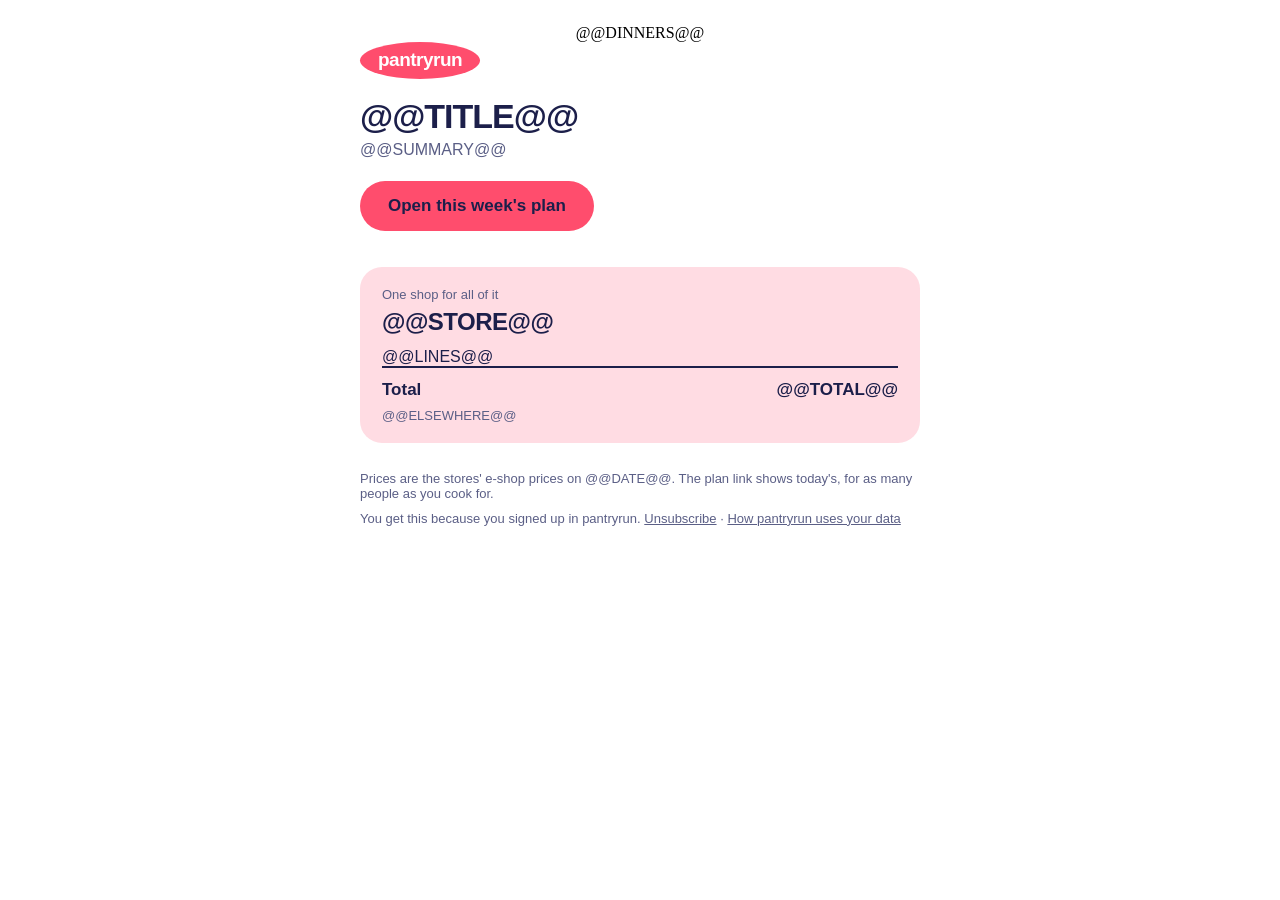
<file: core/weekly_plan_email.html>
<!doctype html>
<!-- The weekly plan email (WEB-37). core/editions.py fills in the @@…@@ parts; scripts/weekly_plan.py writes the edition,
     to paste into a MailerLite campaign with the Custom HTML editor. Email clients ignore stylesheets,
     so styles are inline and the layout is tables. Colours: the produce-sticker brand (web/css/tokens.css).
     {$unsubscribe} and {$pantryrun_id} are MailerLite merge tags, filled in per subscriber. -->
<html lang="en">
<head>
  <meta charset="utf-8">
  <meta name="viewport" content="width=device-width, initial-scale=1">
  <meta name="color-scheme" content="light">
  <title>@@TITLE@@</title>
</head>
<body style="margin:0; padding:0; background:#ffffff;">
<div style="display:none; max-height:0; overflow:hidden;">@@PREHEADER@@</div>
<table role="presentation" width="100%" cellpadding="0" cellspacing="0" style="background:#ffffff;">
<tr><td align="center" style="padding:24px 12px;">
<table role="presentation" width="100%" cellpadding="0" cellspacing="0" style="max-width:560px; font-family:'Funnel Sans', -apple-system, 'Segoe UI', Helvetica, Arial, sans-serif; color:#1c1f4a;">

  <!-- the logo sticker -->
  <tr><td style="padding:0 0 20px;">
    <span style="display:inline-block; padding:7px 18px 8px; border-radius:50%; background:#ff4d6d; color:#ffffff; font-weight:800; font-size:19px; letter-spacing:-0.5px;">pantryrun</span>
  </td></tr>

  <tr><td style="padding:0 0 6px; font-size:34px; line-height:1.05; font-weight:800; letter-spacing:-1px;">@@TITLE@@</td></tr>
  <tr><td style="padding:0 0 22px; font-size:16px; color:#5b5f86;">@@SUMMARY@@</td></tr>

  <!-- the main button: every click is a measured visit -->
  <tr><td style="padding:0 0 28px;">
    <a href="@@PLAN_LINK@@" style="display:inline-block; padding:15px 28px; border-radius:999px; background:#ff4d6d; color:#1c1f4a; font-weight:700; font-size:17px; text-decoration:none;">Open this week's plan</a>
  </td></tr>

  @@DINNERS@@

  <!-- the shopping list, like the receipt in the app -->
  <tr><td style="padding:8px 0 28px;">
    <table role="presentation" width="100%" cellpadding="0" cellspacing="0" style="background:#ffdce3; border-radius:22px;">
      <tr><td style="padding:20px 22px 6px; font-size:13px; color:#5b5f86;">One shop for all of it</td></tr>
      <tr><td style="padding:0 22px 12px; font-size:24px; font-weight:800; letter-spacing:-0.5px;">@@STORE@@</td></tr>
      <tr><td style="padding:0 22px;">
        <table role="presentation" width="100%" cellpadding="0" cellspacing="0" style="font-size:14px;">
          @@LINES@@
          <tr><td style="padding:12px 0 4px; border-top:2px solid #1c1f4a; font-weight:800; font-size:17px;">Total</td>
              <td align="right" style="padding:12px 0 4px; border-top:2px solid #1c1f4a; font-weight:800; font-size:17px; white-space:nowrap;">@@TOTAL@@</td></tr>
        </table>
      </td></tr>
      <tr><td style="padding:4px 22px 20px; font-size:13px; color:#5b5f86;">@@ELSEWHERE@@</td></tr>
    </table>
  </td></tr>

  <tr><td style="padding:0 0 10px; font-size:13px; color:#5b5f86;">
    Prices are the stores' e-shop prices on @@DATE@@. The plan link shows today's, for as many people as you cook for.
  </td></tr>
  <tr><td style="padding:0 0 10px; font-size:13px; color:#5b5f86;">
    You get this because you signed up in pantryrun. <a href="{$unsubscribe}" style="color:#5b5f86;">Unsubscribe</a> ·
    <a href="@@BASE@@/privacy.html" style="color:#5b5f86;">How pantryrun uses your data</a>
  </td></tr>

</table>
</td></tr>
</table>
</body>
</html>
</file>
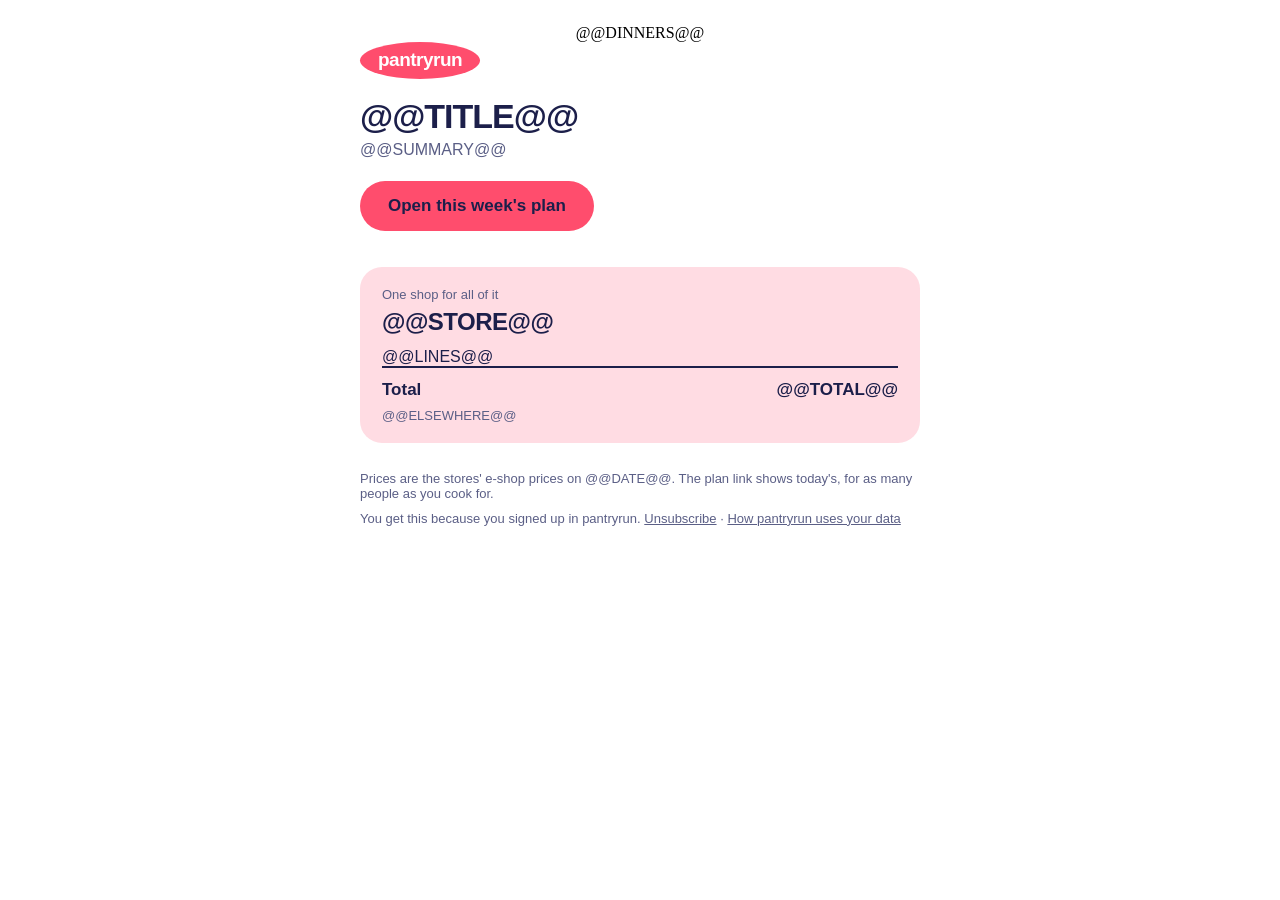
<file: scripts/weekly_plan_email.html>
<!doctype html>
<!-- The weekly plan email (WEB-37). scripts/weekly_plan.py fills in the @@…@@ parts and writes the edition,
     to paste into a MailerLite campaign with the Custom HTML editor. Email clients ignore stylesheets,
     so styles are inline and the layout is tables. Colours: the produce-sticker brand (web/css/tokens.css).
     {$unsubscribe} and {$pantryrun_id} are MailerLite merge tags, filled in per subscriber. -->
<html lang="en">
<head>
  <meta charset="utf-8">
  <meta name="viewport" content="width=device-width, initial-scale=1">
  <meta name="color-scheme" content="light">
  <title>@@TITLE@@</title>
</head>
<body style="margin:0; padding:0; background:#ffffff;">
<div style="display:none; max-height:0; overflow:hidden;">@@PREHEADER@@</div>
<table role="presentation" width="100%" cellpadding="0" cellspacing="0" style="background:#ffffff;">
<tr><td align="center" style="padding:24px 12px;">
<table role="presentation" width="100%" cellpadding="0" cellspacing="0" style="max-width:560px; font-family:'Funnel Sans', -apple-system, 'Segoe UI', Helvetica, Arial, sans-serif; color:#1c1f4a;">

  <!-- the logo sticker -->
  <tr><td style="padding:0 0 20px;">
    <span style="display:inline-block; padding:7px 18px 8px; border-radius:50%; background:#ff4d6d; color:#ffffff; font-weight:800; font-size:19px; letter-spacing:-0.5px;">pantryrun</span>
  </td></tr>

  <tr><td style="padding:0 0 6px; font-size:34px; line-height:1.05; font-weight:800; letter-spacing:-1px;">@@TITLE@@</td></tr>
  <tr><td style="padding:0 0 22px; font-size:16px; color:#5b5f86;">@@SUMMARY@@</td></tr>

  <!-- the main button: every click is a measured visit -->
  <tr><td style="padding:0 0 28px;">
    <a href="@@PLAN_LINK@@" style="display:inline-block; padding:15px 28px; border-radius:999px; background:#ff4d6d; color:#1c1f4a; font-weight:700; font-size:17px; text-decoration:none;">Open this week's plan</a>
  </td></tr>

  @@DINNERS@@

  <!-- the shopping list, like the receipt in the app -->
  <tr><td style="padding:8px 0 28px;">
    <table role="presentation" width="100%" cellpadding="0" cellspacing="0" style="background:#ffdce3; border-radius:22px;">
      <tr><td style="padding:20px 22px 6px; font-size:13px; color:#5b5f86;">One shop for all of it</td></tr>
      <tr><td style="padding:0 22px 12px; font-size:24px; font-weight:800; letter-spacing:-0.5px;">@@STORE@@</td></tr>
      <tr><td style="padding:0 22px;">
        <table role="presentation" width="100%" cellpadding="0" cellspacing="0" style="font-size:14px;">
          @@LINES@@
          <tr><td style="padding:12px 0 4px; border-top:2px solid #1c1f4a; font-weight:800; font-size:17px;">Total</td>
              <td align="right" style="padding:12px 0 4px; border-top:2px solid #1c1f4a; font-weight:800; font-size:17px; white-space:nowrap;">@@TOTAL@@</td></tr>
        </table>
      </td></tr>
      <tr><td style="padding:4px 22px 20px; font-size:13px; color:#5b5f86;">@@ELSEWHERE@@</td></tr>
    </table>
  </td></tr>

  <tr><td style="padding:0 0 10px; font-size:13px; color:#5b5f86;">
    Prices are the stores' e-shop prices on @@DATE@@. The plan link shows today's, for as many people as you cook for.
  </td></tr>
  <tr><td style="padding:0 0 10px; font-size:13px; color:#5b5f86;">
    You get this because you signed up in pantryrun. <a href="{$unsubscribe}" style="color:#5b5f86;">Unsubscribe</a> ·
    <a href="@@BASE@@/privacy.html" style="color:#5b5f86;">How pantryrun uses your data</a>
  </td></tr>

</table>
</td></tr>
</table>
</body>
</html>
</file>
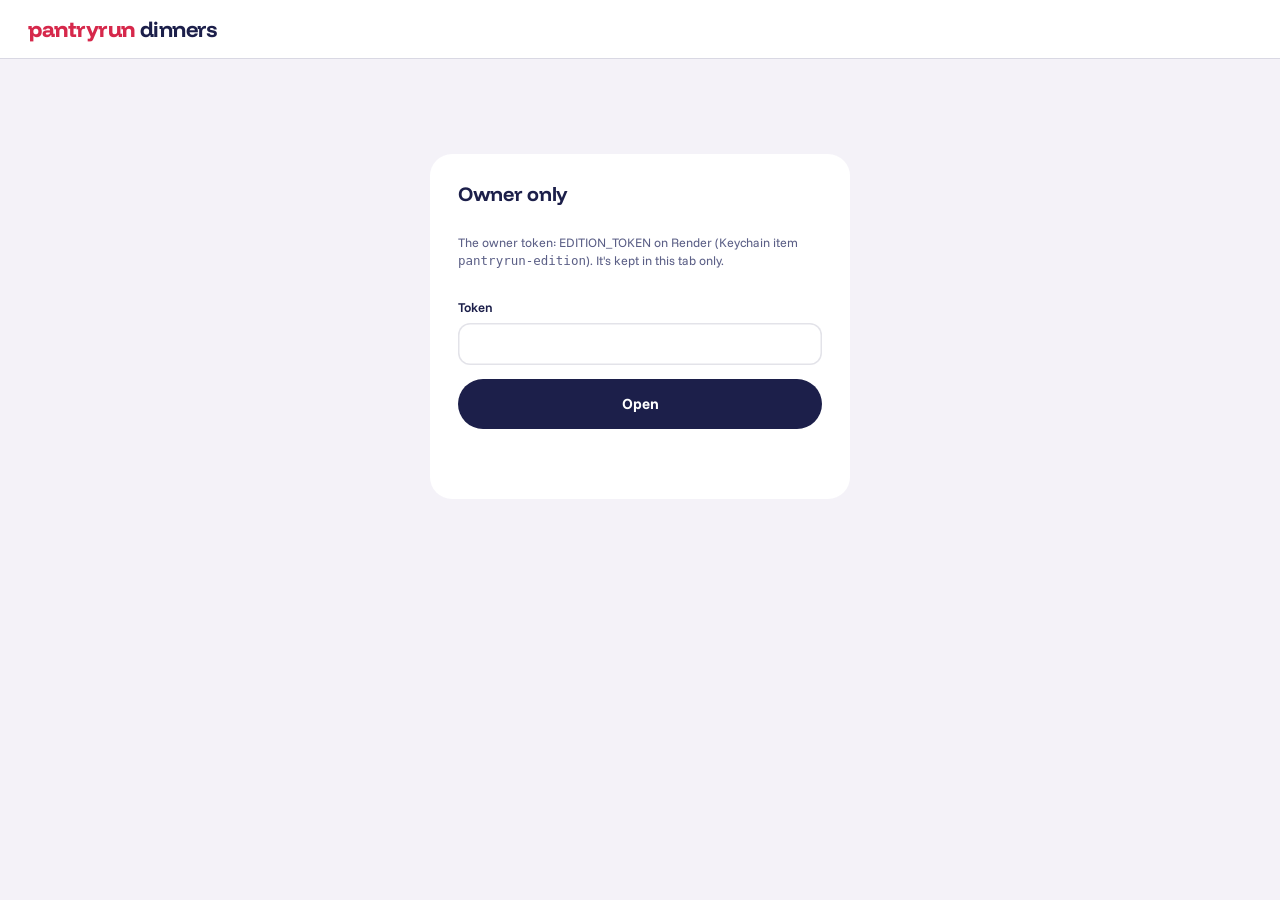
<file: web/admin.html>
<!doctype html>
<html lang="en">
<head>
  <meta charset="utf-8">
  <meta name="viewport" content="width=device-width, initial-scale=1, viewport-fit=cover">
  <meta name="robots" content="noindex, nofollow">
  <title>pantryrun dinners</title>
  <link rel="icon" href="icon.svg" type="image/svg+xml">

  <link rel="preconnect" href="https://fonts.googleapis.com">
  <link rel="preconnect" href="https://fonts.gstatic.com" crossorigin>
  <link rel="stylesheet" href="https://fonts.googleapis.com/css2?family=Funnel+Display:wght@600;700;800&amp;family=Funnel+Sans:wght@400;500;600;700&amp;display=swap">

  <link rel="stylesheet" href="css/tokens.css">
  <link rel="stylesheet" href="css/base.css">
  <link rel="stylesheet" href="css/controls.css">
  <link rel="stylesheet" href="css/import.css">
  <link rel="stylesheet" href="css/admin.css">

  <script type="module" src="js/admin.js"></script>
</head>
<body>
  <header class="ad-top">
    <h1>pantryrun <span>dinners</span></h1>
    <button type="button" class="link" id="signOut" hidden>Forget the token</button>
  </header>

  <main class="ad-main">
    <form class="ad-signin" id="signIn" hidden>
      <h2>Owner only</h2>
      <p class="fine">The owner token: EDITION_TOKEN on Render (Keychain item <code>pantryrun-edition</code>). It's kept in
        this tab only.</p>
      <label class="ad-field"><span>Token</span><input type="password" id="token" autocomplete="off" required></label>
      <button class="btn dark" type="submit">Open</button>
      <p class="ad-note" id="signInNote" role="status"></p>
    </form>

    <div class="ad" id="admin" hidden>
      <section class="ad-list" aria-label="Dinners">
        <div class="ad-list-head">
          <h2>Dinners</h2>
          <button type="button" class="btn dark" id="new">New dinner</button>
        </div>
        <div class="chips" id="filters" role="group" aria-label="Show"></div>
        <ul id="list"></ul>
      </section>
      <section class="ad-edit" id="editor" aria-label="The dinner"></section>
    </div>
  </main>
</body>
</html>
</file>
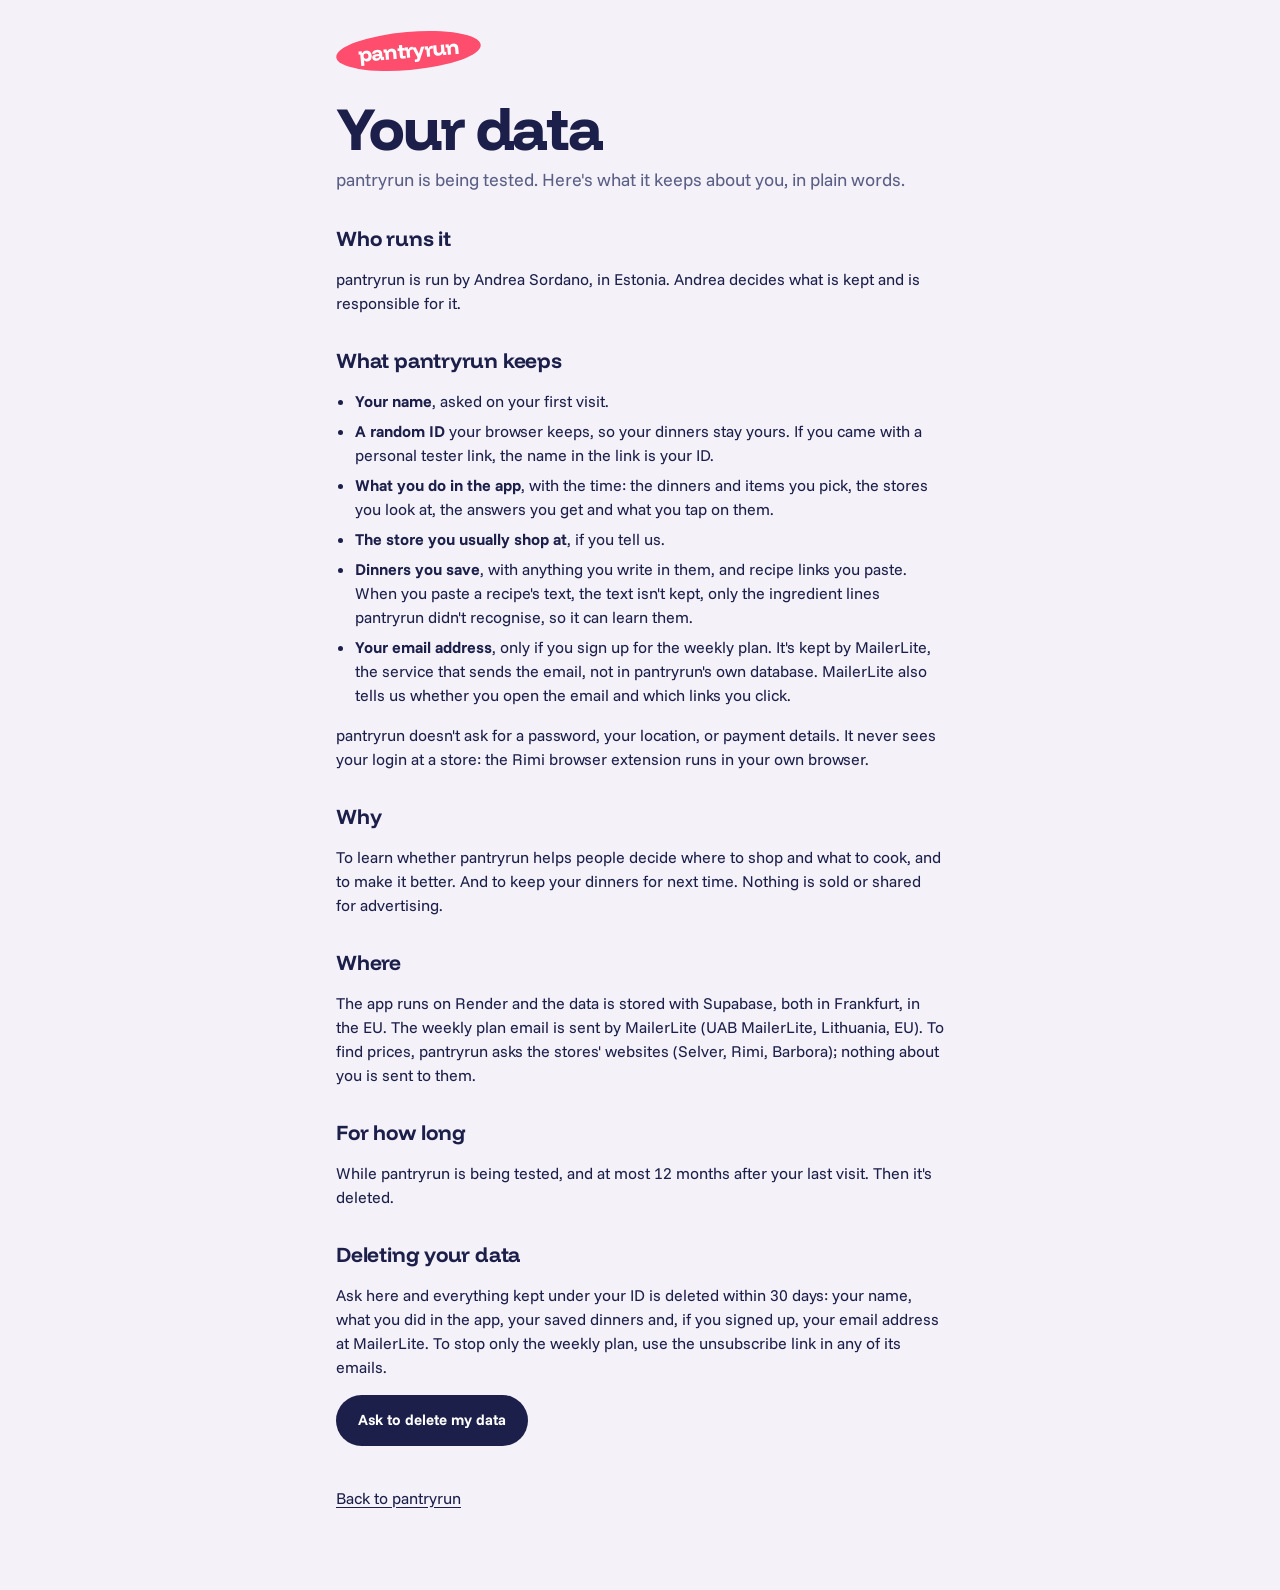
<file: web/privacy.html>
<!doctype html>
<html lang="en">
<head>
  <meta charset="utf-8">
  <meta name="viewport" content="width=device-width, initial-scale=1, viewport-fit=cover">
  <title>Privacy · pantryrun</title>
  <meta name="description" content="What pantryrun keeps about you, why, where, for how long, and how to have it deleted.">
  <link rel="icon" href="icon.svg" type="image/svg+xml">

  <link rel="preconnect" href="https://fonts.googleapis.com">
  <link rel="preconnect" href="https://fonts.gstatic.com" crossorigin>
  <link rel="stylesheet" href="https://fonts.googleapis.com/css2?family=Funnel+Display:wght@600;700;800&amp;family=Funnel+Sans:wght@400;500;600;700&amp;display=swap">

  <link rel="stylesheet" href="css/tokens.css">
  <link rel="stylesheet" href="css/base.css">
  <link rel="stylesheet" href="css/controls.css">
  <link rel="stylesheet" href="css/privacy.css">

  <script type="module" src="js/privacy.js"></script>
</head>
<body>

<main class="privacy">
  <a class="brand" href="./">pantryrun</a>
  <h1>Your data</h1>
  <p class="lead">pantryrun is being tested. Here's what it keeps about you, in plain words.</p>

  <h2>Who runs it</h2>
  <p>pantryrun is run by Andrea Sordano, in Estonia. Andrea decides what is kept and is responsible for it.</p>

  <h2>What pantryrun keeps</h2>
  <ul>
    <li><b>Your name</b>, asked on your first visit.</li>
    <li><b>A random ID</b> your browser keeps, so your dinners stay yours. If you came with a personal tester link, the name in the link is your ID.</li>
    <li><b>What you do in the app</b>, with the time: the dinners and items you pick, the stores you look at, the answers you get and what you tap on them.</li>
    <li><b>The store you usually shop at</b>, if you tell us.</li>
    <li><b>Dinners you save</b>, with anything you write in them, and recipe links you paste. When you paste a recipe's text, the text isn't kept, only the ingredient lines pantryrun didn't recognise, so it can learn them.</li>
    <li><b>Your email address</b>, only if you sign up for the weekly plan. It's kept by MailerLite, the service that sends the email, not in pantryrun's own database. MailerLite also tells us whether you open the email and which links you click.</li>
  </ul>
  <p>pantryrun doesn't ask for a password, your location, or payment details. It never sees your login at a store: the Rimi browser extension runs in your own browser.</p>

  <h2>Why</h2>
  <p>To learn whether pantryrun helps people decide where to shop and what to cook, and to make it better. And to keep your dinners for next time. Nothing is sold or shared for advertising.</p>

  <h2>Where</h2>
  <p>The app runs on Render and the data is stored with Supabase, both in Frankfurt, in the EU. The weekly plan email is sent by MailerLite (UAB MailerLite, Lithuania, EU). To find prices, pantryrun asks the stores' websites (Selver, Rimi, Barbora); nothing about you is sent to them.</p>

  <h2>For how long</h2>
  <p>While pantryrun is being tested, and at most 12 months after your last visit. Then it's deleted.</p>

  <h2>Deleting your data</h2>
  <p>Ask here and everything kept under your ID is deleted within 30 days: your name, what you did in the app, your saved dinners and, if you signed up, your email address at MailerLite. To stop only the weekly plan, use the unsubscribe link in any of its emails.</p>
  <p class="delete">
    <button type="button" class="btn dark" id="askDelete">Ask to delete my data</button>
    <span class="fine" id="deleteNote" role="status"></span>
  </p>

  <p class="back"><a href="./">Back to pantryrun</a></p>
</main>

</body>
</html>
</file>
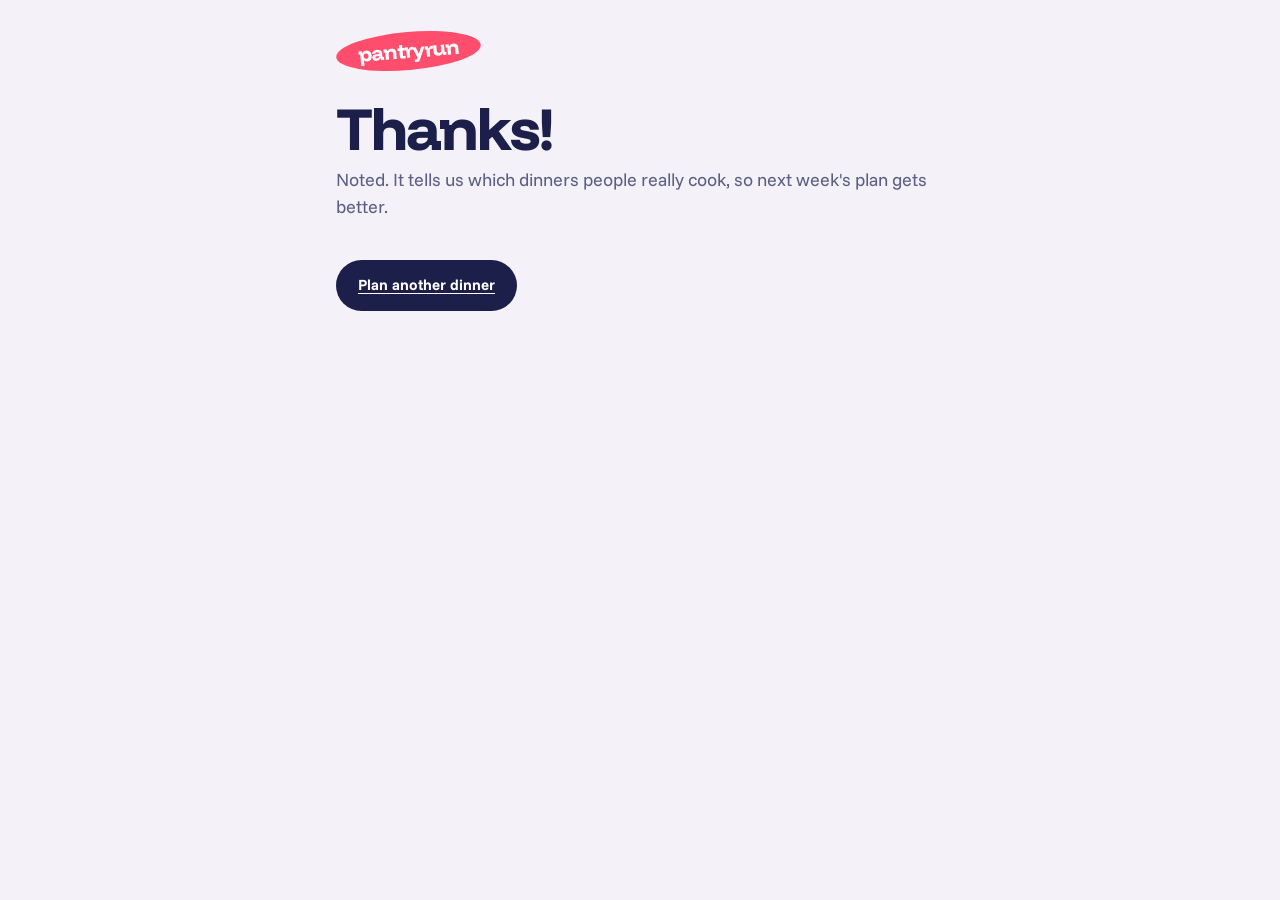
<file: web/thanks.html>
<!doctype html>
<html lang="en">
<head>
  <meta charset="utf-8">
  <meta name="viewport" content="width=device-width, initial-scale=1, viewport-fit=cover">
  <title>Thanks · pantryrun</title>
  <meta name="description" content="Your answer from the weekly plan email is noted.">
  <link rel="icon" href="icon.svg" type="image/svg+xml">

  <link rel="preconnect" href="https://fonts.googleapis.com">
  <link rel="preconnect" href="https://fonts.gstatic.com" crossorigin>
  <link rel="stylesheet" href="https://fonts.googleapis.com/css2?family=Funnel+Display:wght@600;700;800&amp;family=Funnel+Sans:wght@400;500;600;700&amp;display=swap">

  <link rel="stylesheet" href="css/tokens.css">
  <link rel="stylesheet" href="css/base.css">
  <link rel="stylesheet" href="css/controls.css">
  <link rel="stylesheet" href="css/privacy.css">
</head>
<body>

<!-- Where the "Did you cook it?" links in the weekly plan email land (GET /cooked in api/service.py). -->
<main class="privacy">
  <a class="brand" href="./">pantryrun</a>
  <h1>Thanks!</h1>
  <p class="lead">Noted. It tells us which dinners people really cook, so next week's plan gets better.</p>
  <p class="back"><a class="btn dark" href="./">Plan another dinner</a></p>
</main>

</body>
</html>
</file>
<file: web/css/tokens.css>
/* pantryrun's brand: the produce sticker. Estonian garden colours on white;
   stickers (rhubarb logo, butter pills) only mark what's yours or a deal.
   Every colour and font the page uses is defined here, for light and dark.
   Phone layout starts below 900px wide (each stylesheet has its own @media for it). */

:root {
  --milk: #ffffff;           /* fields and boxes inside a card */
  --ground: #f4f2f8;         /* the page: a blueberry tint, so the cards stand on it */
  --surface: #ffffff;        /* cards and the top bar */
  --foot: #1c1f4a;           /* the foot: a band of its own */
  --foot-ink: #f3f1ff;
  --foot-soft: #c9cae6;
  --ink: #1c1f4a;            /* blueberry: text */
  --ink-soft: #5b5f86;
  --line: rgba(28, 31, 74, 0.12);
  --hover: rgba(28, 31, 74, 0.05);
  --rhubarb: #ff4d6d;        /* logo and the main button */
  --rhubarb-text: #d6284b;   /* rhubarb dark enough for text on white */
  --panel: #ffdce3;          /* rhubarb milk: where the answer prints */
  --butter: #ffd84d;         /* stickers and sale tags */
  --dill: #17824a;           /* money saved */
  --sheet: #ffffff;          /* dialogs and suggestion lists */
  --slot: #1c1f4a;           /* the printer slot the receipt comes out of */

  /* The receipt is paper: it keeps these colours in dark mode too. */
  --paper: #ffffff;
  --paper-ink: #1c1f4a;
  --paper-soft: #5b5f86;
  --paper-faint: #8c8fae;
  --paper-hover: #fff0f3;
  --paper-red: #d6284b;

  --display: "Funnel Display", ui-sans-serif, system-ui, sans-serif;
  --sans: "Funnel Sans", ui-sans-serif, system-ui, -apple-system, "Segoe UI", sans-serif;
  --mono: "Martian Mono", ui-monospace, "SF Mono", Menlo, monospace;   /* only on the receipt */

  --ease: cubic-bezier(.3, .7, .2, 1);
  --pop: cubic-bezier(.3, 1.6, .5, 1);   /* stickers landing */
}

@media (prefers-color-scheme: dark) {
  :root:not([data-theme="light"]) {
    --milk: #16183a; --ground: #121433; --surface: #1c1f4a; --foot: #0b0c24; --ink: #f3f1ff; --ink-soft: #a9abd0; --line: rgba(243, 241, 255, 0.14); --hover: rgba(243, 241, 255, 0.07);
    --rhubarb-text: #ff7d93; --panel: #2a1d4a; --sheet: #1f2250; --slot: #0b0c24;
    color-scheme: dark;
  }
}
:root[data-theme="dark"] {
  --milk: #16183a; --ground: #121433; --surface: #1c1f4a; --foot: #0b0c24; --ink: #f3f1ff; --ink-soft: #a9abd0; --line: rgba(243, 241, 255, 0.14); --hover: rgba(243, 241, 255, 0.07);
  --rhubarb-text: #ff7d93; --panel: #2a1d4a; --sheet: #1f2250; --slot: #0b0c24;
  color-scheme: dark;
}
</file>
<file: web/css/base.css>
/* Element defaults: reset, body text, focus, small print, reduced motion. */

* { box-sizing: border-box; }
html, body { margin: 0; }
body {
  min-height: 100vh; min-height: 100dvh;
  background: var(--ground); color: var(--ink);
  font: 400 16px/1.5 var(--sans);
  -webkit-font-smoothing: antialiased;
  overflow-x: hidden;
}
button { font: inherit; color: inherit; }
:focus-visible { outline: 2.5px solid var(--rhubarb); outline-offset: 3px; }
[hidden] { display: none !important; }

/* small print: sources, notes, "Saved to Mine" */
.fine { font-size: 12.5px; color: var(--ink-soft); }

@media (prefers-reduced-motion: reduce) {
  *, *::before, *::after { animation-duration: .01ms !important; animation-iteration-count: 1 !important; transition-duration: .01ms !important; }
}
</file>
<file: web/css/controls.css>
/* Things you press or type into, used across the page: buttons, links, pills, text fields,
   the people sticker. */

.btn {
  display: inline-flex; align-items: center; justify-content: center; gap: 8px;
  border: 0; border-radius: 999px; padding: 14px 22px; cursor: pointer;
  font-weight: 700; font-size: 15px; transition: transform .15s, opacity .2s, background .2s;
}
.btn:active { transform: scale(.97); }
.btn.go { background: var(--rhubarb); color: #1c1f4a; }   /* the one main action: "I'll go to Rimi" */
.btn.go:hover { background: #ff3a5e; }
.btn.quiet { background: none; color: var(--ink); box-shadow: inset 0 0 0 1.5px var(--ink); }
.btn.quiet:hover { background: var(--hover); }
.btn.dark { background: var(--ink); color: var(--milk); }
.btn.wide { width: 100%; }
.btn[disabled] { opacity: .35; cursor: default; }

/* a row of buttons sharing the width */
.actions { display: flex; gap: 8px; }
.actions .btn { flex: 1; }

.link { border: 0; background: none; padding: 0; cursor: pointer; color: var(--ink); font-size: 14px; font-weight: 500;
  text-decoration: underline; text-decoration-thickness: 1.5px; text-underline-offset: 4px; }
.link:hover { color: var(--rhubarb-text); }

/* pills: kinds of dinner, and words to look for in other stores */
.chips { display: flex; flex-wrap: wrap; gap: 8px; }
.chips button { border: 0; cursor: pointer; padding: 7px 14px; border-radius: 999px; font-size: 14px; font-weight: 500;
  background: none; box-shadow: inset 0 0 0 1.5px var(--line); transition: box-shadow .2s, background .2s; }
.chips button:hover { box-shadow: inset 0 0 0 1.5px var(--ink); }
.chips button[aria-pressed="true"] { background: var(--ink); color: var(--milk); box-shadow: none; }

/* a text field with its button: adding items */
.field { position: relative; display: flex; gap: 8px; }  /* as wide as what holds it */
.field input {
  flex: 1; min-width: 0; padding: 13px 18px; border-radius: 999px; border: 0; outline: none;
  background: var(--milk); color: var(--ink); font: 16px var(--sans);
  box-shadow: inset 0 0 0 1.5px var(--line);
}
.field input:focus { box-shadow: inset 0 0 0 2px var(--ink); }

select { flex: 1; min-width: 0; padding: 10px 14px; border-radius: 999px; border: 0; background: var(--milk); color: var(--ink);
  font: 14px var(--sans); box-shadow: inset 0 0 0 1.5px var(--line); }

/* How many people: a butter sticker. In the headline it takes the headline's size. */
.stepper {
  display: inline-flex; align-items: center; gap: .1em; vertical-align: .06em;
  padding: .06em .1em; margin: 0 .04em; border-radius: 999px;
  background: var(--butter); color: #1c1f4a; transform: rotate(-3deg);
  font: inherit; letter-spacing: 0;
}
.stepper output { min-width: .6em; text-align: center; font-variant-numeric: tabular-nums; line-height: 1; }
.stepper button { width: max(32px, .46em); height: max(32px, .46em); border: 0; border-radius: 50%; background: #fff; cursor: pointer;
  font: 700 max(18px, .28em)/1 var(--sans); color: #1c1f4a; display: grid; place-items: center; transition: transform .15s; }
.stepper button:hover { transform: scale(1.08); }
.stepper button:active { transform: scale(.94); }
/* in running text (the dinner editor, a dinner's own page) it's text-sized */
.sub .stepper, .dp-sub .stepper { font: 700 17px var(--sans); padding: 3px; transform: none; gap: 4px; }
.sub .stepper button, .dp-sub .stepper button { width: 28px; height: 28px; font-size: 16px; }

@media (max-width: 900px) {
  .chips { gap: 6px; }
  .chips button { padding: 6px 12px; font-size: 13.5px; }
}
</file>
<file: web/css/import.css>
/* Starting a dinner from a recipe: a link or a pasted text (js/recipe-import.js). The same box in the dinner
   editor and on the admin page. */
.from-link { padding: 16px 18px; border-radius: 22px; background: var(--panel); }
.from-link > label { display: block; margin: 0 0 8px; font-size: 14px; font-weight: 700; }
.from-link .field textarea {
  flex: 1; min-width: 0; padding: 13px 18px; border-radius: 22px; border: 0; outline: none; resize: none;
  background: var(--milk); color: var(--ink); font: 16px/1.35 var(--sans); box-shadow: inset 0 0 0 1.5px var(--line);
  field-sizing: content; min-height: 48px; max-height: 14em;  /* grows with a pasted recipe */
}
.from-link .field textarea:focus { box-shadow: inset 0 0 0 2px var(--ink); }
.from-link .field .btn { align-self: flex-start; }
.from-link .fine:empty { display: none; }
.from-link .fine { margin: 10px 0 0; }
.from-link .skipped ul { list-style: none; margin: 6px 0 0; padding: 0; }
.from-link .skipped li { display: flex; align-items: baseline; justify-content: space-between; gap: 12px; padding: 6px 0;
  border-bottom: 1.5px solid var(--line); }
.from-link .skipped li:last-child { border-bottom: 0; }
</file>
<file: web/css/admin.css>
/* The owner's dinner admin (admin.html): the dinners on the left, the open one on the right; stacked on a phone.
   Same tokens as the app (tokens.css), so it follows light and dark. */

.ad-top { display: flex; align-items: baseline; justify-content: space-between; gap: 16px;
  padding: 18px 28px; background: var(--surface); box-shadow: 0 1px 0 var(--line); }
.ad-top h1 { margin: 0; font: 800 22px/1 var(--display); letter-spacing: -0.02em; color: var(--rhubarb-text); }
.ad-top h1 span { color: var(--ink); font-weight: 700; }

.ad-main { padding: 24px 28px 64px; max-width: 1360px; margin: 0 auto; }
.ad-main h2 { margin: 0; font: 700 20px/1.2 var(--display); letter-spacing: -0.015em; }

.ad-signin { max-width: 420px; margin: 8vh auto 0; padding: 28px; border-radius: 22px; background: var(--surface);
  display: grid; gap: 14px; }

.ad { display: grid; grid-template-columns: minmax(300px, 400px) minmax(0, 1fr); gap: 24px; align-items: start; }

/* the list */
.ad-list { position: sticky; top: 16px; display: grid; gap: 14px; padding: 20px; border-radius: 22px; background: var(--surface);
  max-height: calc(100dvh - 32px); overflow: auto; }
.ad-list-head { display: flex; align-items: center; justify-content: space-between; gap: 12px; }
.ad-list-head .btn { padding: 10px 16px; font-size: 14px; }
.ad-count { opacity: .6; font-weight: 400; }
#list { list-style: none; margin: 0; padding: 0; display: grid; gap: 2px; }
.ad-row { width: 100%; display: grid; grid-template-columns: 32px minmax(0, 1fr) auto; gap: 10px; align-items: center;
  padding: 10px; border: 0; border-radius: 14px; background: none; cursor: pointer; text-align: left; }
.ad-row:hover { background: var(--hover); }
.ad-row.open { background: var(--panel); }
.ad-emoji { font-size: 22px; text-align: center; }
.ad-row-main, .ad-row-side { display: grid; gap: 2px; min-width: 0; }
.ad-row-side { justify-items: end; }
.ad-name { font-weight: 600; overflow: hidden; text-overflow: ellipsis; white-space: nowrap; }
.ad-row-meta, .ad-use { font-size: 12.5px; color: var(--ink-soft); }
.ad-row-meta { overflow: hidden; text-overflow: ellipsis; white-space: nowrap; }
.ad-status { font-size: 12px; font-weight: 600; padding: 1px 8px; border-radius: 999px; box-shadow: inset 0 0 0 1.5px var(--line); }
.ad-status.published { background: var(--butter); color: #1c1f4a; box-shadow: none; }
.ad-status.archived { opacity: .6; }
.ad-empty { padding: 10px; }

/* the open dinner */
.ad-edit { padding: 24px; border-radius: 22px; background: var(--surface); min-width: 0; }
.ad-hint { margin: 0; color: var(--ink-soft); max-width: 60ch; }
.ad-form { display: grid; gap: 18px; }
.ad-form-head { display: flex; flex-wrap: wrap; align-items: baseline; gap: 12px; }
.ad-edit > .ad-form-head, .ad-edit > .ad-usage, .ad-edit > .from-link { margin: 0 0 18px; }  /* above the form */
.ad-id { font-size: 13px; padding: 2px 8px; border-radius: 8px; background: var(--hover); }
.ad-usage { margin: -6px 0 0; font-size: 14px; color: var(--ink-soft); }
.ad-grid { display: grid; grid-template-columns: repeat(auto-fit, minmax(160px, 1fr)); gap: 14px; }
.ad-grid.two { grid-template-columns: 2fr 1fr; }
.ad-field { display: grid; gap: 6px; align-content: start; min-width: 0; }
.ad-field > span { font-size: 13px; font-weight: 600; }
.ad-field input, .ad-field textarea, .ad-field select {
  width: 100%; padding: 10px 14px; border: 0; border-radius: 12px; background: var(--milk); color: var(--ink);
  font: 15px/1.45 var(--sans); box-shadow: inset 0 0 0 1.5px var(--line); }
.ad-field textarea { resize: vertical; }
.ad-field input:focus, .ad-field textarea:focus, .ad-field select:focus { outline: none; box-shadow: inset 0 0 0 2px var(--ink); }
.ad-set { margin: 0; padding: 0; border: 0; display: grid; gap: 8px; }
.ad-set legend { padding: 0; margin-bottom: 8px; font-size: 13px; font-weight: 600; }
.ad-months button { min-width: 52px; }
.ad-actions { display: flex; flex-wrap: wrap; align-items: center; gap: 10px; }
.ad-actions .btn { padding: 12px 20px; }
.ad-note { font-size: 14px; color: var(--rhubarb-text); }
.ad-check { width: 100%; border-collapse: collapse; font-size: 14px; }
.ad-check th, .ad-check td { padding: 8px 10px; text-align: left; vertical-align: top; box-shadow: inset 0 -1px 0 var(--line); }
.ad-check th { font-size: 12.5px; color: var(--ink-soft); font-weight: 600; }
.ad-check td:first-child { text-transform: capitalize; font-weight: 600; }

@media (max-width: 899px) {
  .ad-top { padding: 14px 16px; }
  .ad-main { padding: 16px 16px 48px; }
  .ad { grid-template-columns: minmax(0, 1fr); }
  .ad-list { position: static; max-height: none; padding: 16px; }
  .ad-edit { padding: 18px 16px; }
  .ad-grid.two { grid-template-columns: minmax(0, 1fr); }
}
</file>
<file: web/css/privacy.css>
/* The privacy page (privacy.html): one readable column in the brand's type. */

.privacy { max-width: 640px; margin: 0 auto; padding: 32px 16px 64px; }
.privacy .brand {
  display: inline-block; padding: 8px 22px 9px; border-radius: 50%; background: var(--rhubarb); color: #fff;
  font: 800 21px/1 var(--display); letter-spacing: -0.03em; text-decoration: none; transform: rotate(-5deg);
}
.privacy h1 { margin: 28px 0 8px; font: 800 clamp(40px, 8vw, 60px)/1 var(--display); letter-spacing: -0.035em; }
.privacy .lead { margin: 0 0 8px; font-size: 18px; color: var(--ink-soft); }
.privacy h2 { margin: 32px 0 8px; font: 700 21px var(--display); letter-spacing: -0.01em; }
.privacy p, .privacy li { font-size: 16px; }
.privacy ul { padding-left: 1.2em; display: grid; gap: 6px; }
.privacy a { color: var(--ink); text-underline-offset: 3px; }
.privacy .delete { display: flex; align-items: center; gap: 14px; flex-wrap: wrap; margin-top: 16px; }
.privacy .back { margin-top: 40px; }
</file>
